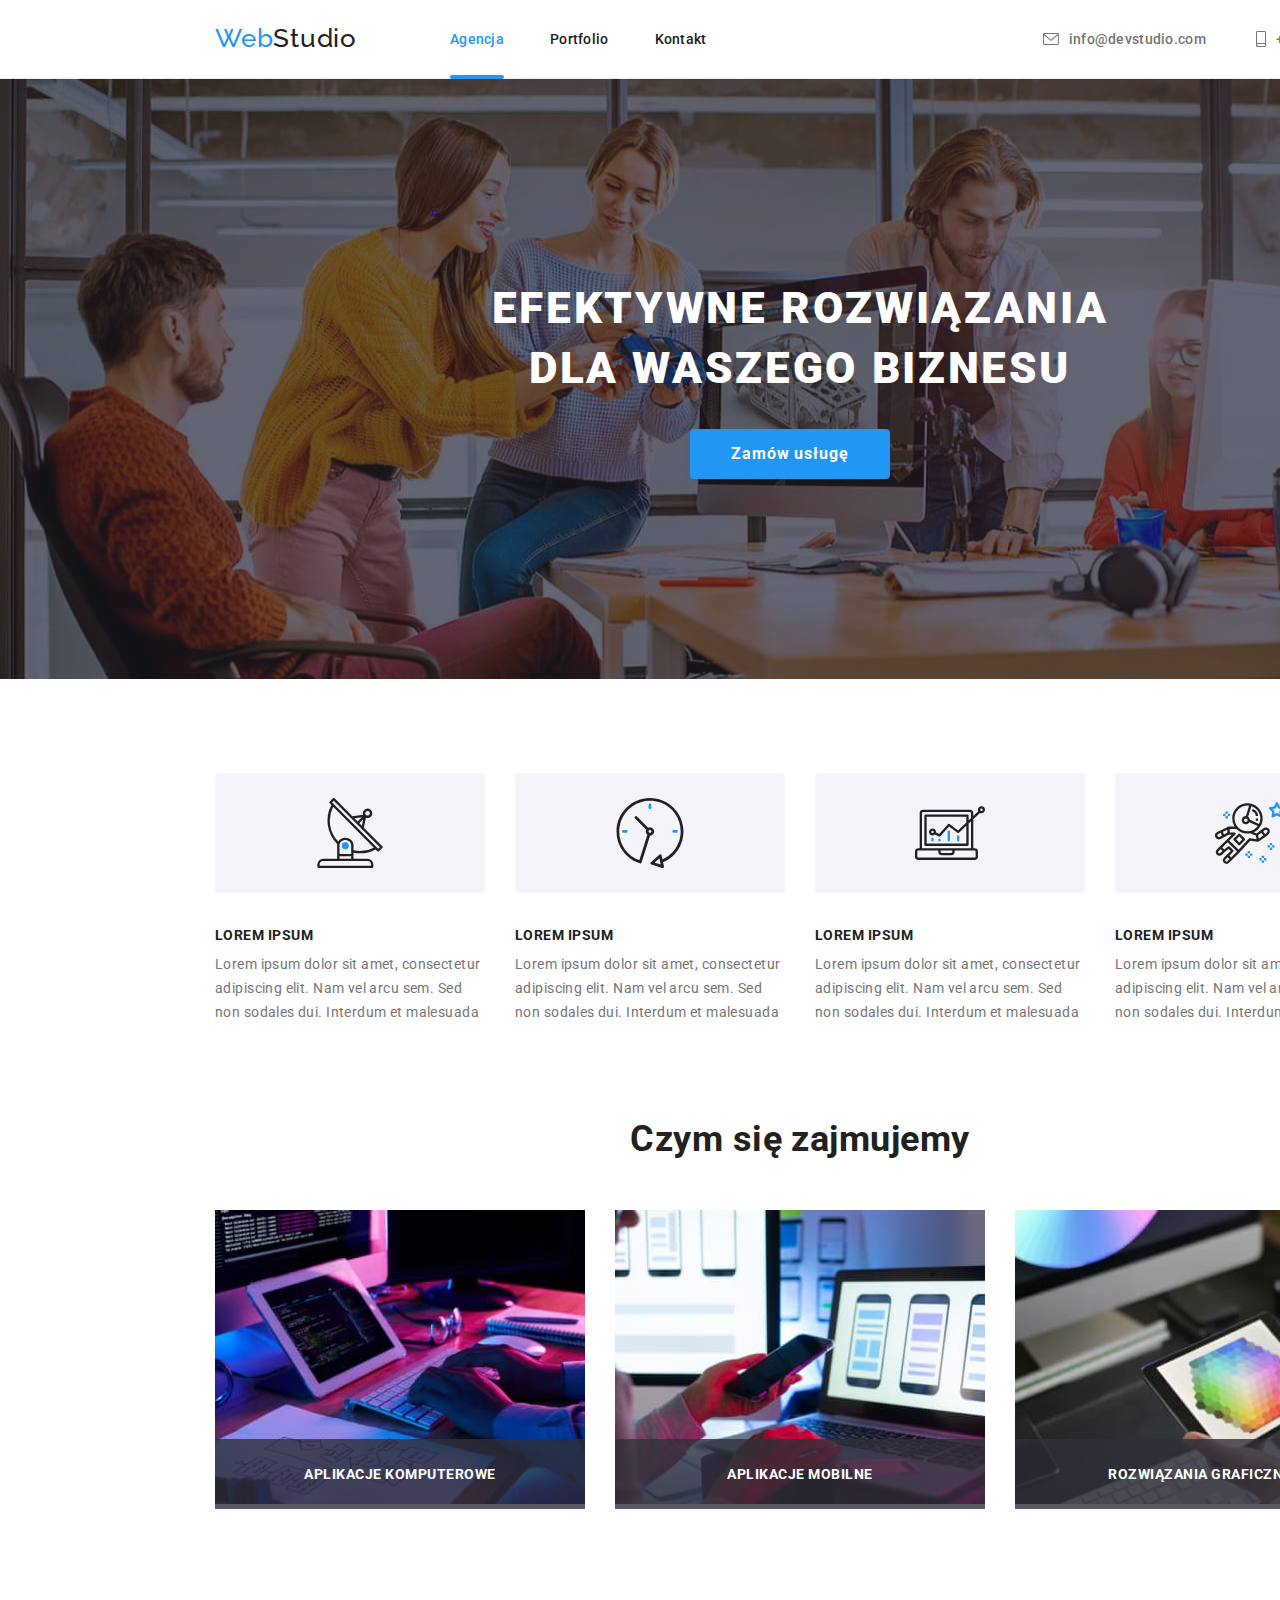
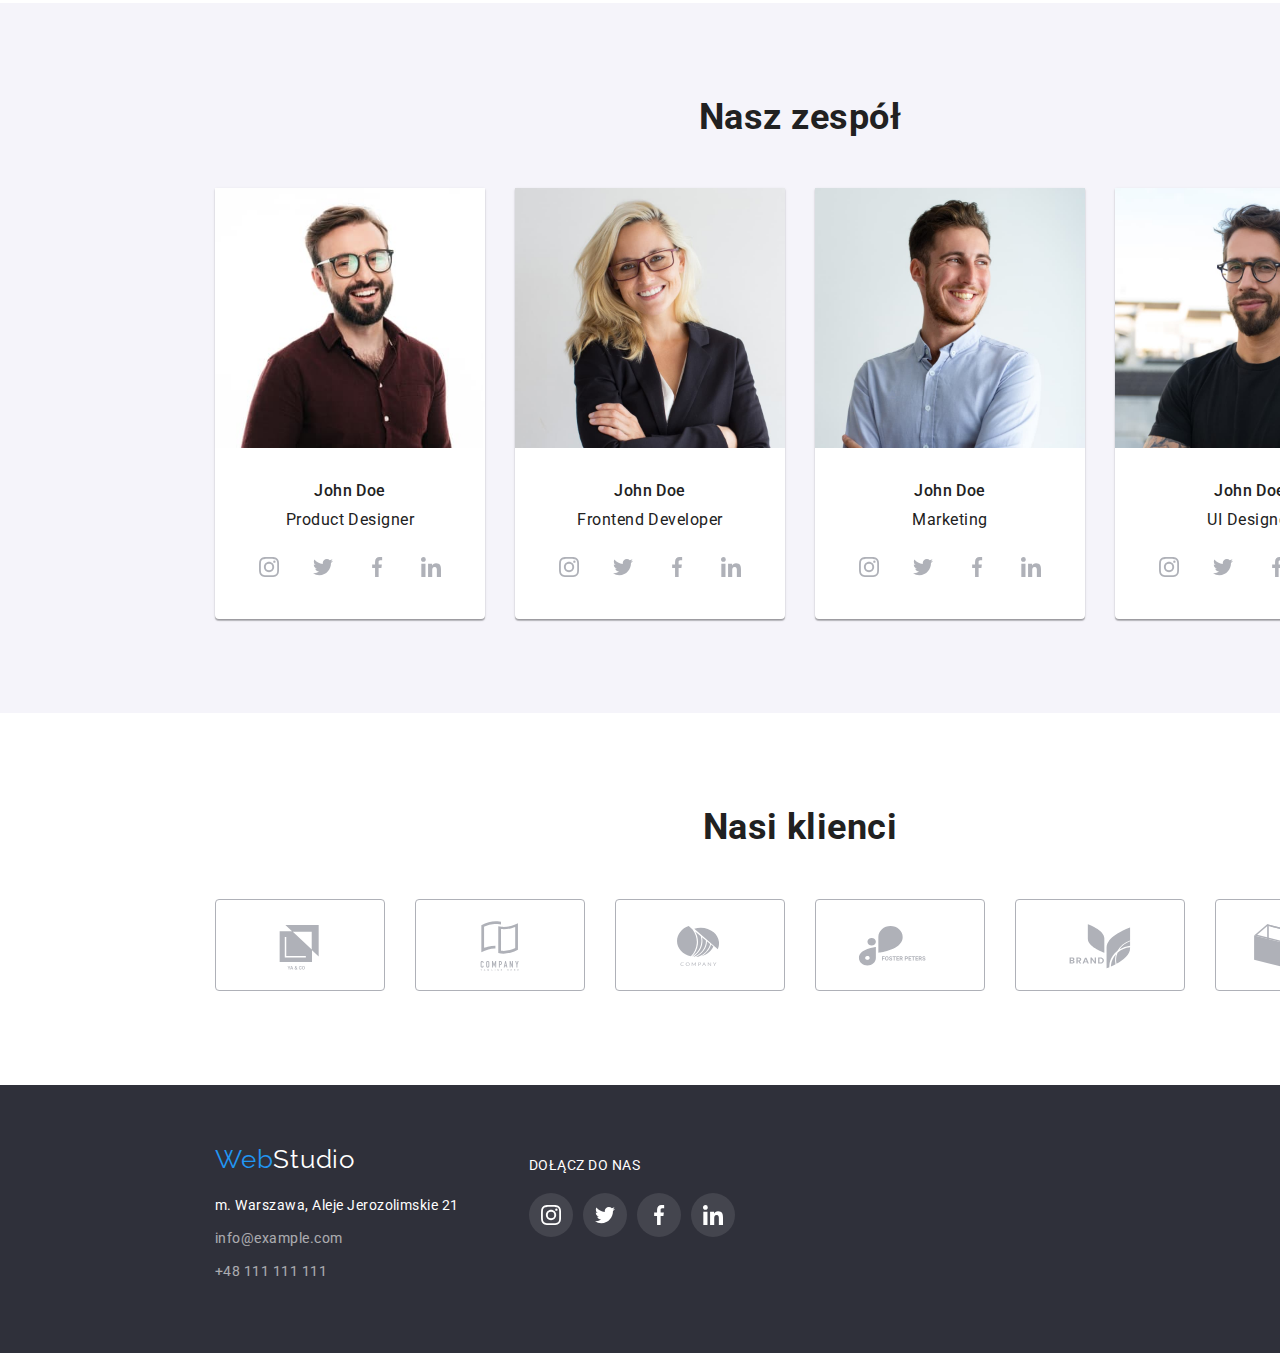
<file: index.html>
<!DOCTYPE html>
<html lang="pl">
<head>
  <meta charset="UTF-8">
  <meta http-equiv="X-UA-Compatible" content="IE=edge">
  <meta name="viewport" content="width=device-width, initial-scale=1.0">
  <title>Studio</title>
  <link rel="stylesheet" href="./css/modern-normalize.min.css">
  <link rel="stylesheet" href="./css/styles.css">
  <link rel="preconnect" href="https://fonts.googleapis.com">
<link rel="preconnect" href="https://fonts.gstatic.com" crossorigin>
<link href="https://fonts.googleapis.com/css2?family=Raleway:wght@700&family=Roboto:wght@400;500;700;900&display=swap" rel="stylesheet">

</head>

<body>
  <header> 
    <div class="container">
      <nav class="navigation">
        <ul class="nav-manu-first">
          <li class="webstudio-style"><a href="./index.html" ><span class="web-color">Web</span>Studio</a></li>
          <li class="agencja-pad"><a class="is-active" href="./index.html">Agencja</a></li>
          <li class="portfolio-kontakt-pad"><a href="./portfolio.html">Portfolio</a></li>
          <li class="portfolio-kontakt-pad"><a href="#">Kontakt</a></li>
        </ul>  
        <ul class="nav-manu-second">
          <li>
            <a class="icon-align" href="mailto:info@devstudio.com"> <svg class="icon-nav" width="16px" height="12px">
              <use href="./images/icons.svg#icon-envelope"></use>

            </svg> info@devstudio.com </a>
          </li>
          <li>
            <a class="icon-align" href="tel:+48111111111">  <svg class="icon-nav" width="10px" height="16px">
              <use href="./images/icons.svg#icon-smartphone"></use>
            </svg> 
             +48 111 111 111
            </a>
          </li>
        </ul>
      </nav>
    </div>
  </header>

  <main>
    <section class="background-main">
      <div class="container">
        <h1>Efektywne rozwiązania dla waszego biznesu</h1>
        <button data-modal-open type="button" class="button-main-page" >Zamów usługę</button>
      </div>
    </section>
    <section class="section">
      <div class="container">
      <ul class="lorem-list">
         <li>
           <svg class="icon-lorem" width="270px" height="120px">
            <use href="./images/icons.svg#icon-antenna"></use>
          </svg> 
          <h3>LOREM IPSUM</h3>
          <p>Lorem ipsum dolor sit amet, consectetur adipiscing elit. Nam vel arcu sem. Sed non sodales dui. Interdum et malesuada</p>
      </li>
      <li>
        <svg class="icon-lorem" width="270px" height="120px">
          <use href="./images/icons.svg#icon-clock"></use>
        </svg> 
        <h3>LOREM IPSUM</h3>
        <p>Lorem ipsum dolor sit amet, consectetur adipiscing elit. Nam vel arcu sem. Sed non sodales dui. Interdum et malesuada</p>
      </li>
      <li>
        <svg class="icon-lorem" width="270px" height="120px">
          <use href="./images/icons.svg#icon-diagram"></use>
        </svg> 
        <h3>LOREM IPSUM</h3>
        <p>Lorem ipsum dolor sit amet, consectetur adipiscing elit. Nam vel arcu sem. Sed non sodales dui. Interdum et malesuada</p>
      </li>
      <li>
        <svg class="icon-lorem" width="270px" height="120px">
          <use href="./images/icons.svg#icon-astronaut"></use>
        </svg> 
        <h3>LOREM IPSUM</h3>
        <p>Lorem ipsum dolor sit amet, consectetur adipiscing elit. Nam vel arcu sem. Sed non sodales dui. Interdum et malesuada</p>
      </li>
    </ul>
    <h2>Czym się zajmujemy</h2>
    <ul class="img-display">
      <li class="img-list"><p class="img-description">aplikacje komputerowe</p><img src="./images/keyboard.jpg" alt="hands on keyboard" width="370" height="294"> </li>
      <li class="img-list"><p class="img-description">aplikacje mobilne</p><img src="./images/laptop_and_mobile_phone.jpg" alt="mobile phone in hand and second hand on laptop" width="370" height="294"></li>
      <li class="img-list"><p class="img-description">rozwiązania graficzne</p><img src="./images/tablet.jpg" alt="tablet in hand" width="370" height="294"></li>
    </ul>
    </div>
  </section>

  <section class="background-light section">
    <div class="container">
    <h2>Nasz zespół</h2>
    <ul class="img-display">
      <li class="img-shadow">
        <img src="images/product_designer.jpg" alt="smiling man with dark hair and beard wearing glasses, in a black shirt" width="270" height="260">
        <h4>John Doe</h4>
        <p>Product Designer</p>
        <div class="social-icons">
          <div class="icon-round">
            <svg width="20px" height="20px">
              <use href="./images/icons.svg#icon-instagram"></use>
            </svg> 
          </div>
          <div class="icon-round">
            <svg width="20px" height="20px">
              <use href="./images/icons.svg#icon-twitter"></use>
            </svg> 
          </div>    
          <div class="icon-round">
            <svg width="20px" height="20px">
              <use href="./images/icons.svg#icon-facebook"></use>
            </svg> 
          </div>
          <div class="icon-round">
            <svg width="20px" height="20px">
              <use href="./images/icons.svg#icon-linkedin"></use>
            </svg> 
          </div>  
        </div>  
      <li class="img-shadow">
        <img src="images/frontend_developer.jpg" alt="smiling woman with blonde hair wearing glasses" width="270"  height="260">
        <h4>John Doe</h4>
        <p>Frontend Developer</p>
        <div class="social-icons">
          <div class="icon-round">
            <svg width="20px" height="20px">
              <use href="./images/icons.svg#icon-instagram"></use>
            </svg> 
          </div>
          <div class="icon-round">
            <svg width="20px" height="20px">
              <use href="./images/icons.svg#icon-twitter"></use>
            </svg> 
          </div>    
          <div class="icon-round">
            <svg width="20px" height="20px">
              <use href="./images/icons.svg#icon-facebook"></use>
            </svg> 
          </div>
          <div class="icon-round">
            <svg width="20px" height="20px">
              <use href="./images/icons.svg#icon-linkedin"></use>
            </svg> 
          </div>  
        </div>  
      </li>
      <li class="img-shadow">
        <img src="images/marketing.jpg" alt="young smiling man with dark hair in a light shirt" width="270" height="260">
        <h4>John Doe</h4>
        <p>Marketing</p>
        <div class="social-icons">
          <div class="icon-round">
            <svg width="20px" height="20px">
              <use href="./images/icons.svg#icon-instagram"></use>
            </svg> 
          </div>
          <div class="icon-round">
            <svg width="20px" height="20px">
              <use href="./images/icons.svg#icon-twitter"></use>
            </svg> 
          </div>    
          <div class="icon-round">
            <svg width="20px" height="20px">
              <use href="./images/icons.svg#icon-facebook"></use>
            </svg> 
          </div>
          <div class="icon-round">
            <svg width="20px" height="20px">
              <use href="./images/icons.svg#icon-linkedin"></use>
            </svg> 
          </div>  
        </div>  
      </li>
      <li class="img-shadow">
        <img src="images/ui_designer.jpg" alt="smiling man with dark hair and beard wearing glasses, in a black shirt" width="270" height="260">
        <h4>John Doe</h4>
        <p>UI Designer</p>
        <div class="social-icons">
          <div class="icon-round">
            <svg width="20px" height="20px">
              <use href="./images/icons.svg#icon-instagram"></use>
            </svg> 
          </div>
          <div class="icon-round">
            <svg width="20px" height="20px">
              <use href="./images/icons.svg#icon-twitter"></use>
            </svg> 
          </div>    
          <div class="icon-round">
            <svg width="20px" height="20px">
              <use href="./images/icons.svg#icon-facebook"></use>
            </svg> 
          </div>
          <div class="icon-round">
            <svg width="20px" height="20px">
              <use href="./images/icons.svg#icon-linkedin"></use>
            </svg> 
          </div>  
        </div>  
      </li>
    </ul>
  </div>
  </section>
  <section class="section"> <!--  Nasi klienci -->
    <div class="container">
      <h2>Nasi klienci</h2>
    
    <div class="clients-icons">
      <svg width="170" height="92"><use href="./images/icons.svg#icon-logo-ya-co"></use></svg>
      <svg width="170" height="92"><use href="./images/icons.svg#icon-logo-company"></use></svg>
      <svg width="170" height="92"><use href="./images/icons.svg#icon-logo-company-2"></use></svg>
      <svg width="170" height="92"><use href="./images/icons.svg#icon-foster-peters"></use></svg>
      <svg width="170" height="92"><use href="./images/icons.svg#icon-brand"></use></svg>
      <svg width="170" height="92"><use href="./images/icons.svg#icon-tag-line"></use></svg>
    </div>
  </div>
  </section>
  </main>

  <footer class="footer-style">
    <div class="container">
      <div class="footer-flex">
        <address>
          <ul class="contact-footer">
            <li class="webstudio-style"><span class="web-color">Web</span>Studio</li>
            <li> <a href="https://goo.gl/maps/61aa3FAZrJpg5g7s7">m. Warszawa, Aleje Jerozolimskie 21</a></li>
            <li class="transparent-text"><a href="mailto:info@example.com">info@example.com</a></li>
            <li class="transparent-text"><a href="tel:+48111111111">+48 111 111 111</a></li>
          </ul>
        </address>
      <div>
      <p class="social-footer">DOŁĄCZ DO NAS</p>
      <div class="footer-icons">
        <a class="footer-round"><svg width="20" height="20"><use href="./images/icons.svg#icon-instagram"></use></svg>
        </a>
        <a class="footer-round"><svg width="20" height="20"><use href="./images/icons.svg#icon-twitter"></use></svg></a>
        <a class="footer-round"><svg width="20" height="20"><use href="./images/icons.svg#icon-facebook"></use></svg></a>
        <a class="footer-round"><svg width="20" height="20"><use href="./images/icons.svg#icon-linkedin"></use></svg></a>
      </div>
   </div>
  </footer>

<div class="backdrop is-hidden" data-modal>
  <div class="modal">
    <button class="close" data-modal-close>
      <svg width="30" height="30"><use href="./images/icons.svg#icon-close"></use></svg>
    </button>
  </div>
</div>

  <script src="./js/modal.js"></script>


</body>
</html>
</file>
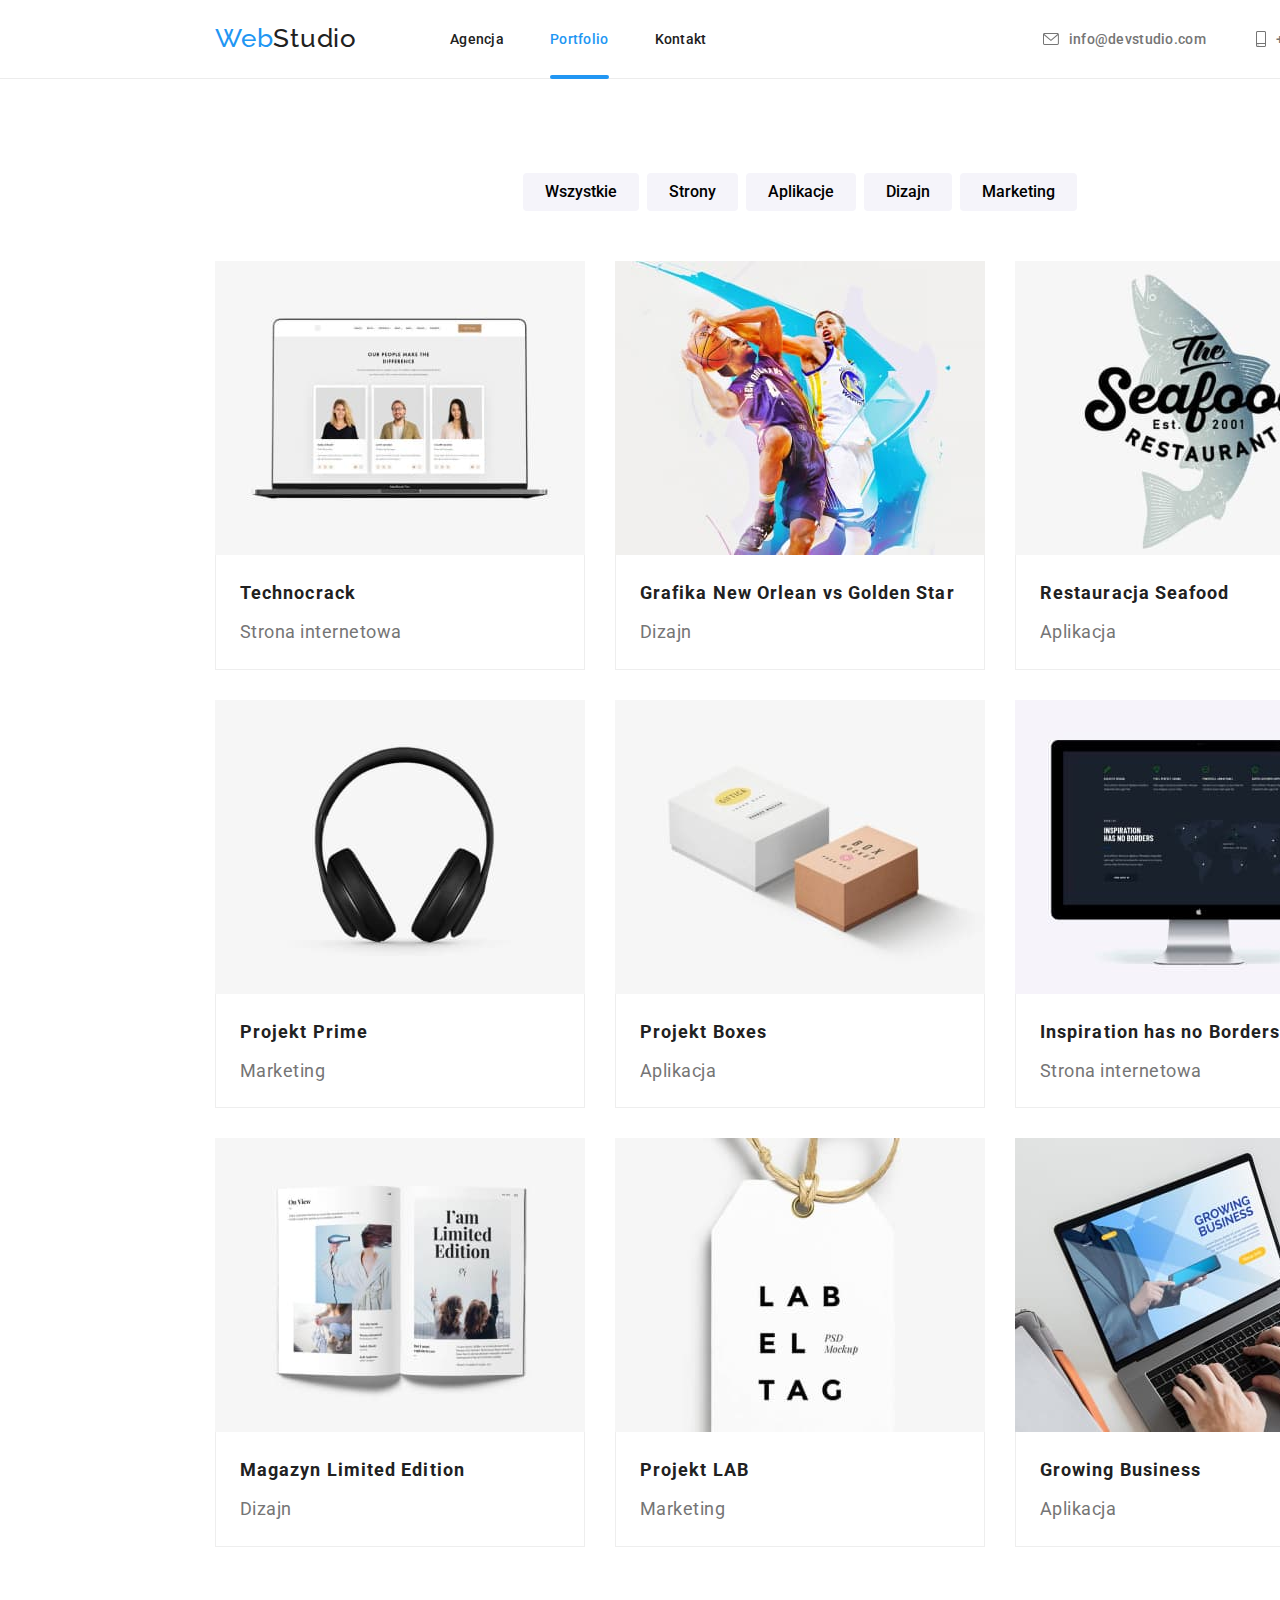
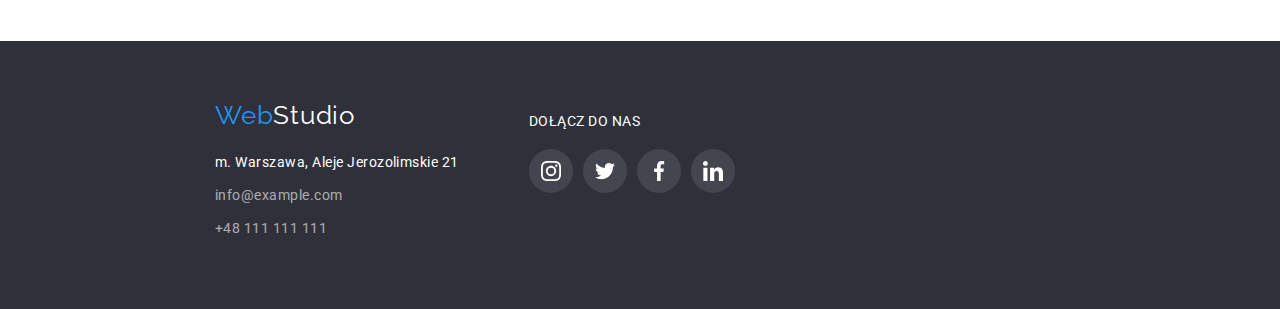
<file: portfolio.html>
<!DOCTYPE html>
<html lang="pl">
<head>
    <meta charset="UTF-8">
    <meta http-equiv="X-UA-Compatible" content="IE=edge">
    <meta name="viewport" content="width=device-width, initial-scale=1.0">
    <title>Portfolio</title>
    <link rel="stylesheet" href="./css/modern-normalize.min.css">
    <link rel="stylesheet" href="./css/styles.css">
    <link rel="preconnect" href="https://fonts.googleapis.com">
<link rel="preconnect" href="https://fonts.gstatic.com" crossorigin>
<link href="https://fonts.googleapis.com/css2?family=Raleway:wght@700&family=Roboto:wght@400;500;700;900&display=swap" rel="stylesheet">

</head>

<body>
  <header> 
    <div class="container">
      <nav class="navigation">
        <ul class="nav-manu-first">
          <li class="webstudio-style"><a href="./index.html" ><span class="web-color">Web</span>Studio</a></li>
          <li class="agencja-pad"><a  href="./index.html">Agencja</a></li>
          <li class="portfolio-kontakt-pad"><a class="is-active" href="./portfolio.html">Portfolio</a></li>
          <li class="portfolio-kontakt-pad"><a href="#">Kontakt</a></li>
        </ul>  
        <ul class="nav-manu-second">
          <li>
            <a class="icon-align" href="mailto:info@devstudio.com"> <svg class="icon-nav" width="16px" height="12px">
              <use href="./images/icons.svg#icon-envelope"></use>

            </svg> info@devstudio.com </a>
          </li>
          <li>
            <a class="icon-align" href="tel:+48111111111">  <svg class="icon-nav" width="10px" height="16px">
              <use href="./images/icons.svg#icon-smartphone"></use>
            </svg> 
             +48 111 111 111
            </a>
          </li>
        </ul>
      </nav>
    </div>
  </header>
    <main>
    <div class="container">
    <section class="portfolio-font section">
    <ul class="buttons-style">
        <li><button type="button">Wszystkie</button></li>
        <li><button type="button">Strony</button></li>
        <li><button type="button">Aplikacje</button></li>
        <li><button type="button">Dizajn</button></li>
        <li><button type="button">Marketing</button></li>
    </ul>
    <ul class="img-grid">
        <li >
          <div class="card-overlay">
          <div class="img-box">
           <p class="grid-overlay">Technocrack jest popularną platformą wykorzystywaną do rozpowszechniania koronawirusa. Firmy wykorzystują tę platformę do celów szpiegowskich i ataków na niezabezpieczone serwery konkurencji</p>
            <img  src="images/technocrack.jpg" alt="laptop" width="370" height="294">
          </div> 
            <div class="grid-border img-box">
              <p class="grid-header">Technocrack 
                </p>
              <p class="grid-caption">Strona internetowa</p>
            </div>
          </div>
        </li>
        <li>
          <div class="card-overlay">
          <div class="img-box">
            <p class="grid-overlay">Technocrack jest popularną platformą wykorzystywaną do rozpowszechniania koronawirusa. Firmy wykorzystują tę platformę do celów szpiegowskich i ataków na niezabezpieczone serwery konkurencji</p>
            <img src="images/new_orlean_vs_golden_star.jpg" alt="two basketball players" width="370" height="294">
          </div>
            <div class="grid-border">
                <p class="grid-header">Grafika New Orlean vs Golden Star</p>
                <p class="grid-caption">Dizajn</p>
            </div>
          </div>
        </li>
        <li>
          <div class="card-overlay">
          <div class="img-box">
            <p class="grid-overlay">Technocrack jest popularną platformą wykorzystywaną do rozpowszechniania koronawirusa. Firmy wykorzystują tę platformę do celów szpiegowskich i ataków na niezabezpieczone serwery konkurencji</p>
            <img src="images/seafood.jpg" alt="seafood restaurant logo - text with the fish in the background" width="370" height="294"></div>
            <div class="grid-border">
                <p class="grid-header">Restauracja Seafood</p>
                <p class="grid-caption">Aplikacja</p>
            </div>
          </div>
        </li>
        <li>
          <div class="card-overlay">
          <div class="img-box">
            <p class="grid-overlay">Technocrack jest popularną platformą wykorzystywaną do rozpowszechniania koronawirusa. Firmy wykorzystują tę platformę do celów szpiegowskich i ataków na niezabezpieczone serwery konkurencji</p>
            <img src="images/projekt_prime.jpg" alt="headphones" width="370" height="294"></div>
            <div class="grid-border">
                <p class="grid-header">Projekt Prime</p>
                <p class="grid-caption">Marketing</p>
            </div>
          </div>
        </li>
        <li>
          <div class="card-overlay">
          <div class="img-box">
            <p class="grid-overlay">Technocrack jest popularną platformą wykorzystywaną do rozpowszechniania koronawirusa. Firmy wykorzystują tę platformę do celów szpiegowskich i ataków na niezabezpieczone serwery konkurencji</p>
            <img src="images/projekt_boxes.jpg" alt="two boxes" width="370" height="294"></div>
            <div class="grid-border">
                <p class="grid-header">Projekt Boxes</p>
                <p class="grid-caption">Aplikacja</p>
            </div>
          </div>
        </li>
        <li>
          <div class="card-overlay">
          <div class="img-box">
            <p class="grid-overlay">Technocrack jest popularną platformą wykorzystywaną do rozpowszechniania koronawirusa. Firmy wykorzystują tę platformę do celów szpiegowskich i ataków na niezabezpieczone serwery konkurencji</p>
            <img src="images/inspiration_has_no_borders.jpg" alt="computer monitor" width="370" height="294"></div>
            <div class="grid-border">
                <p class="grid-header">Inspiration has no Borders</p>
                <p class="grid-caption">Strona internetowa</p>
            </div>
          </div>
        </li>
        <li>
          <div class="card-overlay">
          <div class="img-box">
            <p class="grid-overlay">Technocrack jest popularną platformą wykorzystywaną do rozpowszechniania koronawirusa. Firmy wykorzystują tę platformę do celów szpiegowskich i ataków na niezabezpieczone serwery konkurencji</p>
            <img src="images/magazyn_limited_edition.jpg" alt="open magazine" width="370" height="294"></div>
            <div class="grid-border"> 
                <p class="grid-header">Magazyn Limited Edition</p>
                <p class="grid-caption">Dizajn</p>
            </div>
          </div>
        </li>
        <li>
          <div class="card-overlay">
          <div class="img-box">
            <p class="grid-overlay">Technocrack jest popularną platformą wykorzystywaną do rozpowszechniania koronawirusa. Firmy wykorzystują tę platformę do celów szpiegowskich i ataków na niezabezpieczone serwery konkurencji</p>
            <img src="images/projekt_lab.jpg" alt="pendant with an inscription LAB EL TAG" width="370" height="294"></div>
            <div class="grid-border">
                <p class="grid-header">Projekt LAB</p>
                <p class="grid-caption">Marketing</p>
            </div>
          </div>
        </li>
        <li>
          <div class="card-overlay">
          <div class="img-box">
            <p class="grid-overlay">Technocrack jest popularną platformą wykorzystywaną do rozpowszechniania koronawirusa. Firmy wykorzystują tę platformę do celów szpiegowskich i ataków na niezabezpieczone serwery konkurencji</p>
            <img src="images/growing_business.jpg" alt="hands on laptop" width="370" height="294"></div>
            <div class="grid-border">
                <p class="grid-header">Growing Business</p>
                <p class="grid-caption">Aplikacja</p>
            </div>
          </div>
        </li>
    </ul>
</section>
</div>
</main>
<footer class="footer-style">
  <div class="container">
    <div class="footer-flex">
      <address>
        <ul class="contact-footer">
          <li class="webstudio-style"><span class="web-color">Web</span>Studio</li>
          <li> <a href="https://goo.gl/maps/61aa3FAZrJpg5g7s7">m. Warszawa, Aleje Jerozolimskie 21</a></li>
          <li class="transparent-text"><a href="mailto:info@example.com">info@example.com</a></li>
          <li class="transparent-text"><a href="tel:+48111111111">+48 111 111 111</a></li>
        </ul>
      </address>
    <div>
    <p class="social-footer">DOŁĄCZ DO NAS</p>
    <div class="footer-icons">
      <a class="footer-round"><svg width="20" height="20"><use href="./images/icons.svg#icon-instagram"></use></svg>
      </a>
      <a class="footer-round"><svg width="20" height="20"><use href="./images/icons.svg#icon-twitter"></use></svg></a>
      <a class="footer-round"><svg width="20" height="20"><use href="./images/icons.svg#icon-facebook"></use></svg></a>
      <a class="footer-round"><svg width="20" height="20"><use href="./images/icons.svg#icon-linkedin"></use></svg></a>
    </div>
 </div>
</footer>
</body>
</html>
</file>
<file: css/styles.css>
body {
    font-family: 'Roboto', sans-serif; 
    color:#212121;
    width: 1600px;
    letter-spacing: 0.03em;
}

:root {
    --brand-color-blue: #2196F3;
    --brand-color-grey: #757575;
    --white-tekst:#fff;
    --background-dark:#2F303A;
    --background-light:#F5F4FA;
    --header-border:#ECECEC;
    --img-shadow-first: #0000001F; /* 0.12 opacity */
    --img-shadow-second: #00000024; /* 0.14 opacity */
    --img-shadow-third: #00000033; /* 0.2 opacity */
    --button-shadow-hover-first: #0000001a; /* 0.1 opacity */
    --button-shadow-hover-second: #00000014;
    --grid-shadow-second: #0000000f;
    --grid-shadow-third: #00000029; /* 0.16 opacity */
    --grid-border: #eee;
    --overlay:#2F303A66;
    --icon-color: #AFB1B8;
    --icon-color-footer: #ffffff1a;
    --overlay-what-we-do: rgba(47, 48, 58, 0.8);
    --default-time: 250ms;
    --default-timing-function: cubic-bezier(0.4, 0, 0.2, 1);
    --img-overlay-portfolio: rgba(33, 150, 243, 0.9);  
}

.container {
    width: 1200px;
    margin:0 auto;
    padding: 0 15px 0 15px;    
}

h1, h2, h3, h4, h5, h6, p, ul {
	margin: 0;
	padding: 0;
	border: 0;
	font-size: 100%;
	font: inherit;
	vertical-align: baseline;
    list-style-type: none;
}

h1{
    font-size: 44px;
    font-weight: 900;
    color:var(--white-tekst);
    padding: 200px 237px 0 237px;
    text-align: center;
    line-height: 1.36;
    letter-spacing: 0.06em;
    text-transform: uppercase;
}

h2{
    font-weight: 700;
    font-size: 36px;
    text-align: center;
    padding-bottom: 50px;
}

h3{
    font-size: 14px;
    font-weight: 700;
}

h4{
    font-weight: 500;
    padding: 30px 0 10px 0;
}

a{
    text-decoration: inherit;
    color:inherit;
}

a:hover, a:focus, .web-color {
    color: var(--brand-color-blue);
    fill: var(--brand-color-blue);
    transition-property: color, fill; 
    transition-duration: var(--default-time);
    transition-timing-function: var(--default-timing-function);
}

button:focus, button:hover {
    background-color: var(--brand-color-blue);
    color: var(--white-tekst);
    box-shadow: 0px 3px 1px var(--button-shadow-hover-first), 0px 1px 2px var(--button-shadow-hover-second), 0px 2px 2px var(--img-shadow-first);
    transition-property: color, background-color, box-shadow;
    transition-duration: var(--default-time);
    transition-timing-function: var(--default-timing-function);
}

.icon-nav{
    margin-right:10px;
}

.background-main {
    background-image:linear-gradient(var(--overlay),var(--overlay)),url('../images/background-main.jpg');
}

button{
    cursor: pointer;
    font-size: 16px;
    background-color: var(--background-light);
    font-weight: 500;
    line-height: 1.625;
    border: none;
    border-radius: 4px;
    padding: 6px 22px;
}

.button-main-page{
    background-color: var(--brand-color-blue) ;
    color: var(--white-tekst);
    font-weight: 700;
    line-height: 1.875;
    width: 200px;
    padding: 10px 0;
    margin: 30px 475px 200px 475px;
    letter-spacing: 0.06em;
}

.icon-lorem{
    background-color: var(--background-light);
    border-radius: 4px;
    padding: 25px 100px;
}

.contact-footer{
    padding: 60px 0px; 
    font-style: normal;
}

.contact-footer :not(:first-child){
    font-size: 14px;
    line-height: 1.7;
    padding-bottom: 9px;
}
.contact-footer :nth-child(1){
    padding-bottom: 20px;
}

.transparent-text{
    opacity: 0.6;
}

.footer-style{
    background-color: var(--background-dark);
    color: var(--white-tekst);
}

.background-light{
    background-color: var(--background-light);
}

.portfolio-font{
    font-size: 18px;
}

header{
    border-bottom: 1px solid var(--header-border);
}

.navigation {
    font-weight: 500;
    font-size: 14px;
    display: flex;
    justify-content: space-between;
    margin: 24px 0;
    letter-spacing: 0.02em;
    }

.webstudio-style{
        font-family: 'Raleway', sans-serif;
        font-size: 26px;
        letter-spacing: 0.03em;
    }

.nav-manu-first{
    display: flex;
    align-items: center;
    justify-content: flex-start;
}

.nav-manu-second{
    display: flex;
    justify-content: flex-end;
    align-items: center;
    font-weight: 500;
    font-size: 14px;
    color: var(--brand-color-grey);
    fill: var(--brand-color-grey);
    gap: 50px;
}

.is-active{
    position: relative;
    display:flex;
    color: var(--brand-color-blue);
}
.is-active::after{
    content: '';
    width: 100%;
    height: 4px;
    background: var(--brand-color-blue);
    position: absolute;
    top: 44px;
    border-radius: 2px;
}

.agencja-pad{
    padding-left: 93px;
}

.portfolio-kontakt-pad{
    padding-left:46px;
}

.section{
    padding: 94px 0 94px 0;
}

.lorem-list{
    display: flex;
    padding-bottom: 94px;
    justify-content: space-between;
}

.lorem-list p{
    line-height: 1.71 ;
    padding-top: 10px;
    font-size: 14px;
    color: var(--brand-color-grey);
    width: 270px;
    font-weight: 400;
    letter-spacing: 0.03em;
}

.lorem-list svg{
    margin-bottom: 30px
}

.social-icons {
    display: flex;
    gap:10px;
    justify-content: center;
    margin-top: 16px;
    fill: var(--icon-color);
}

.icon-round{
    display:flex;
    justify-content: center;
    align-items: center;
    width: 44px;
    height: 44px;
    border-radius: 50%;
}

.icon-round:hover, icon-round:focus{
    cursor: pointer;
    background-color: var(--brand-color-blue);
    fill: var(--white-tekst);
    transition-property: fill, background-color;
    transition-duration: var(--default-time);
    transition-timing-function: var(--default-timing-function);
}

.clients-icons{
    display: flex;
    justify-content: space-between ; 
    fill: var(--icon-color);
}

div[class="clients-icons"]>svg{
    padding: 17.71px 32px 14.25px;
    border: 1px solid var(--icon-color);
    border-radius: 4px;
}

div[class="clients-icons"]>svg:hover, div[class="clients-icons"]>svg:focus{
    border: 1px solid var(--brand-color-blue);
    fill: var(--brand-color-blue);
    cursor: pointer;
    transition-property: fill, border;
    transition-duration: var(--default-time);
    transition-timing-function: var(--default-timing-function);
}

.img-display{
    display: flex;
    justify-content: space-between;
}

.img-list {
    position: relative;
}

.img-description{
    position: absolute;
    bottom: 0;
    width:100%;
    height: 70px;
    display: flex;
    justify-content: center;
    align-items: center;
    color: var(--white-tekst);
    background-color: var(--overlay-what-we-do);
    text-transform: uppercase;
    font-size: 14px;
    font-weight: 700;
}

ul[class="img-display"]>li{
    text-align: center;
    background-color: var(--white-tekst);
}

.img-shadow{
    box-shadow: 0px 1px 3px var(--img-shadow-first), 0px 1px 1px var(--img-shadow-second), 0px 2px 1px var(--img-shadow-third);
    border-radius: 0px 0px 4px 4px;
    padding-bottom: 30px;
}

.buttons-style{
    display: flex;
    justify-content: center;
    gap: 8px;
    padding-bottom: 50px;
}

.img-grid{
    display:flex;
    flex-wrap: wrap;
    gap:30px;
}

.img-grid img{
    display: block;
}

ul[class="img-grid"]>li:hover{
    cursor: pointer;
    box-shadow: 0px 1px 1px var(--img-shadow-first), 0px 4px 4px var(--grid-shadow-second), 1px 4px 6px var(--grid-shadow-third);
    transition-property: box-shadow;
    transition-duration: var(--default-time);
    transition-timing-function: var(--default-timing-function);
}

.grid-border{
    border:1px solid var(--grid-border);
    border-top: none;
}

.grid-header{

    font-weight: 700;
    letter-spacing: 0.06em;
    padding: 20px 0 4px 24px;
    line-height: 2em;
}

.grid-caption{
    line-height: 1.875em;
    padding: 0 0 20px 24px;
    color:var(--brand-color-grey);
}

.img-box{
    position: relative;
    overflow: hidden;
}

.card-overlay:hover .grid-overlay{
    transform: translateY(0)
}    

.grid-overlay{
    position: absolute;
    top: 0;
    left: 0;
    font-size: 18px;
    line-height: 1.56;
    color: var(--white-tekst);
    background-color:var(--img-overlay-portfolio);
    width: 100%;
    height: 100%;
    padding: 49px 45px 49px 24px;
    transform: translateY(100%);
    transition-property: transform;
    transition-duration: var(--default-time);
    transition-timing-function: var(--default-timing-function); 

}

.footer-flex{
    display: flex;
}

.social-footer{
    margin: 72px 0 0 70px;
    line-height: 1.1428em;
    font-size: 14px;
}

.footer-icons{
    display:flex;
    column-gap: 10px;
    margin: 20px 0 100px 70px;
}

.footer-icons>a{
    fill: var(--white-tekst);
    padding: 12px;
}
.footer-round{
    display:flex;
    background-color: var(--icon-color-footer);
    border-radius: 50px;
    fill: var(--white-tekst);
    padding: 12px;
}

.footer-round:hover, .footer-round:focus{
    background-color: var(--brand-color-blue);
    cursor: pointer;
    transition-property: background-color;
    transition-duration: var(--default-time);
    transition-timing-function: var(--default-timing-function);  
}

.backdrop {
    position: fixed;
    top: 0;
    left: 0;
    bottom: 0;
    right: 0;
    background-color: var(--img-shadow-third);
    display: flex;

}

.modal{
    position: fixed;
    width: 528px;
    height: 581px;
    left: 50%;
    top: 50%;
    transform: translate(-50%, -50%) rotate(0deg);
    background-color: var(--white-tekst);
    box-shadow: 0px 1px 3px var(--img-shadow-first), 0px 1px 1px var(--img-shadow-second), 0px 2px 1px var(--img-shadow-third);
    border-radius: 4px;  

}



.is-hidden{
    pointer-events: none;
    visibility: hidden;
    opacity: 1.0;
}

.close{
    all:unset;
    margin:8px 0 0 490px;
}

.close:hover{
    background:none;
    box-shadow: none;
    cursor: pointer;
}

.icon-align{
    display: flex;
    align-items: center;
}
</file>
